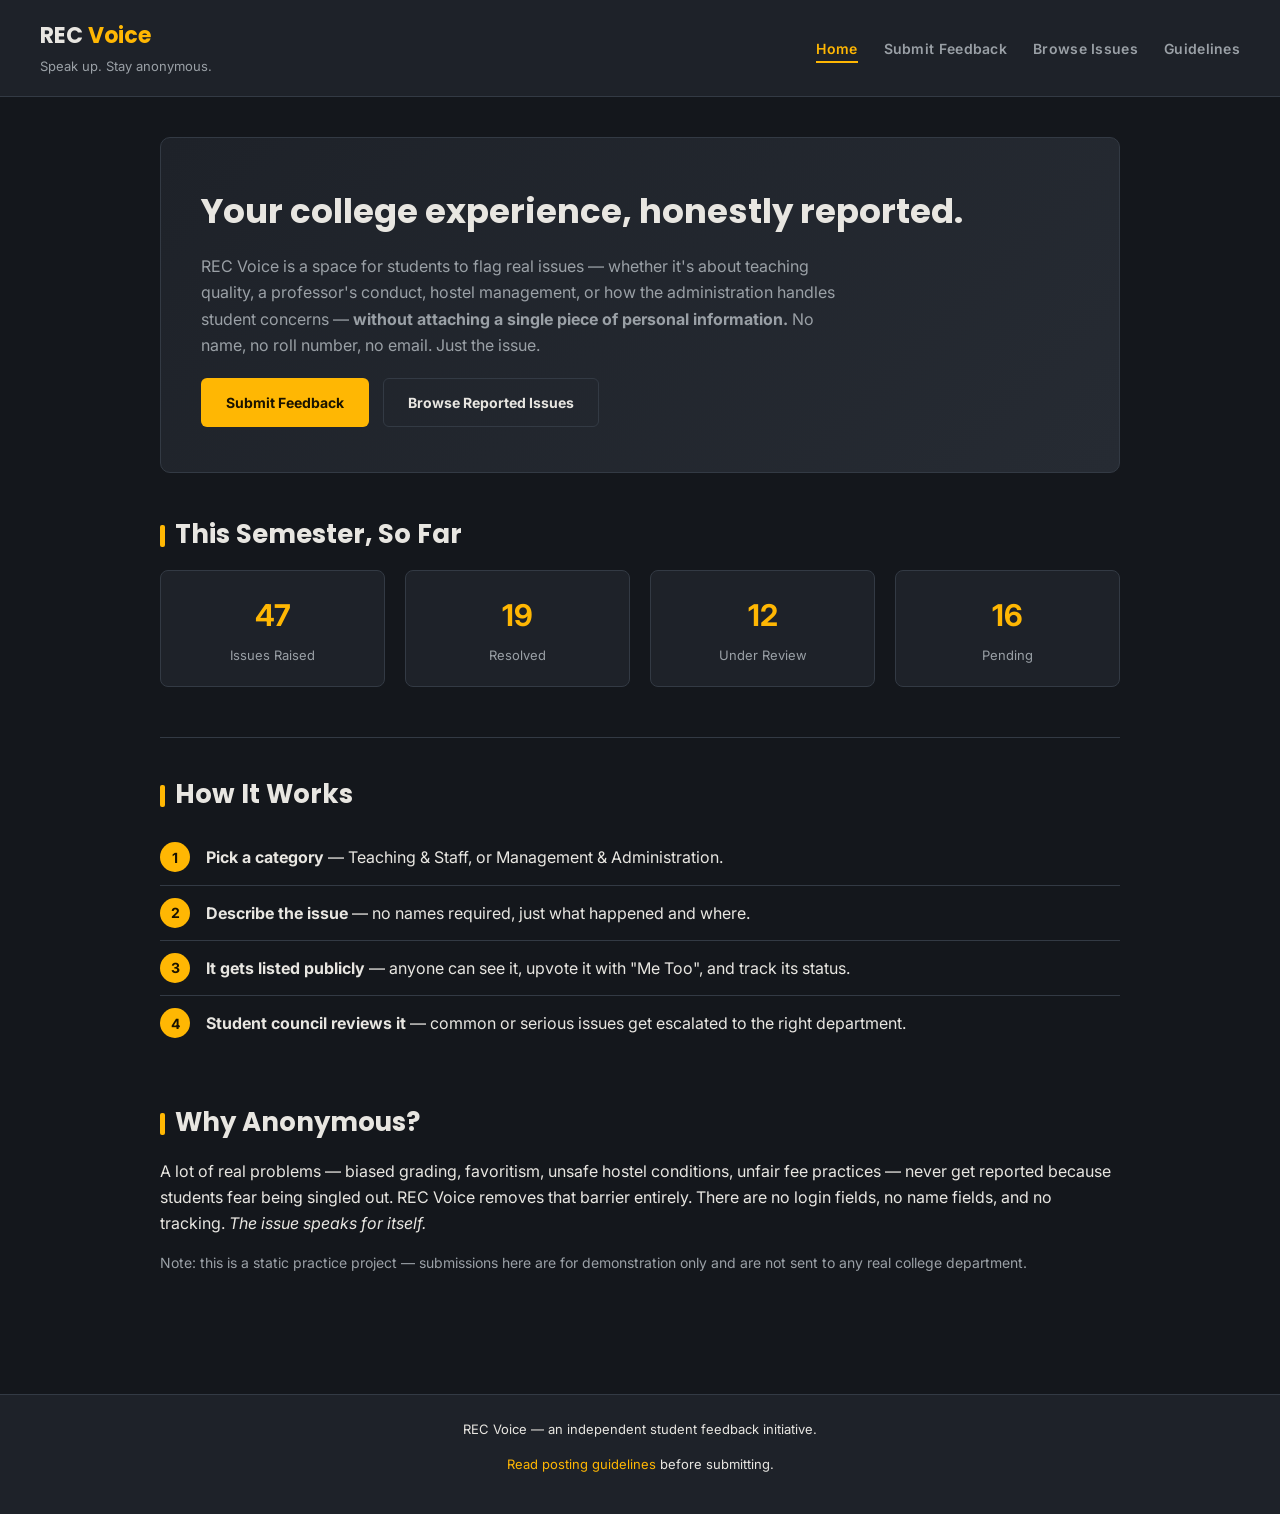
<file: index.html>
<!DOCTYPE html>
<html lang="en">
<head>
  <meta charset="UTF-8">
  <meta name="viewport" content="width=device-width, initial-scale=1.0">
  <title>REC Voice | Home</title>
  <link rel="preconnect" href="https://fonts.googleapis.com">
  <link href="https://fonts.googleapis.com/css2?family=Poppins:wght@600;700&family=Inter:wght@400;600;700&display=swap" rel="stylesheet">
  <link rel="stylesheet" href="style.css">
</head>
<body>

  <header class="site-header">
    <div>
      <div class="brand">REC <span>Voice</span></div>
      <div class="tagline">Speak up. Stay anonymous.</div>
    </div>
    <nav>
      <ul>
        <li><a href="index.html" class="active">Home</a></li>
        <li><a href="submit.html">Submit Feedback</a></li>
        <li><a href="browse.html">Browse Issues</a></li>
        <li><a href="guidelines.html">Guidelines</a></li>
      </ul>
    </nav>
  </header>

  <main>

    <section class="hero">
      <h1>Your college experience, honestly reported.</h1>
      <p>
        REC Voice is a space for students to flag real issues — whether it's about
        teaching quality, a professor's conduct, hostel management, or how the
        administration handles student concerns — <strong>without attaching a single
        piece of personal information.</strong> No name, no roll number, no email. Just
        the issue.
      </p>
      <div class="cta-row">
        <a href="submit.html" class="btn btn-primary">Submit Feedback</a>
        <a href="browse.html" class="btn btn-secondary">Browse Reported Issues</a>
      </div>
    </section>

    <section>
      <h2><span class="accent-bar"></span>This Semester, So Far</h2>
      <div class="stat-grid">
        <div class="stat-card">
          <div class="stat-number">47</div>
          <div class="stat-label">Issues Raised</div>
        </div>
        <div class="stat-card">
          <div class="stat-number">19</div>
          <div class="stat-label">Resolved</div>
        </div>
        <div class="stat-card">
          <div class="stat-number">12</div>
          <div class="stat-label">Under Review</div>
        </div>
        <div class="stat-card">
          <div class="stat-number">16</div>
          <div class="stat-label">Pending</div>
        </div>
      </div>
    </section>

    <hr>

    <section>
      <h2><span class="accent-bar"></span>How It Works</h2>
      <ol class="steps">
        <li><strong>Pick a category</strong> — Teaching &amp; Staff, or Management &amp; Administration.</li>
        <li><strong>Describe the issue</strong> — no names required, just what happened and where.</li>
        <li><strong>It gets listed publicly</strong> — anyone can see it, upvote it with "Me Too", and track its status.</li>
        <li><strong>Student council reviews it</strong> — common or serious issues get escalated to the right department.</li>
      </ol>
    </section>

    <section>
      <h2><span class="accent-bar"></span>Why Anonymous?</h2>
      <p>
        A lot of real problems — biased grading, favoritism, unsafe hostel conditions,
        unfair fee practices — never get reported because students fear being singled
        out. REC Voice removes that barrier entirely. There are no login fields, no
        name fields, and no tracking. <em>The issue speaks for itself.</em>
      </p>
      <p class="muted">
        Note: this is a static practice project — submissions here are for demonstration
        only and are not sent to any real college department.
      </p>
    </section>

  </main>

  <footer class="site-footer">
    <p>REC Voice — an independent student feedback initiative.</p>
    <p><a href="guidelines.html">Read posting guidelines</a> before submitting.</p>
  </footer>

</body>
</html>
</file>
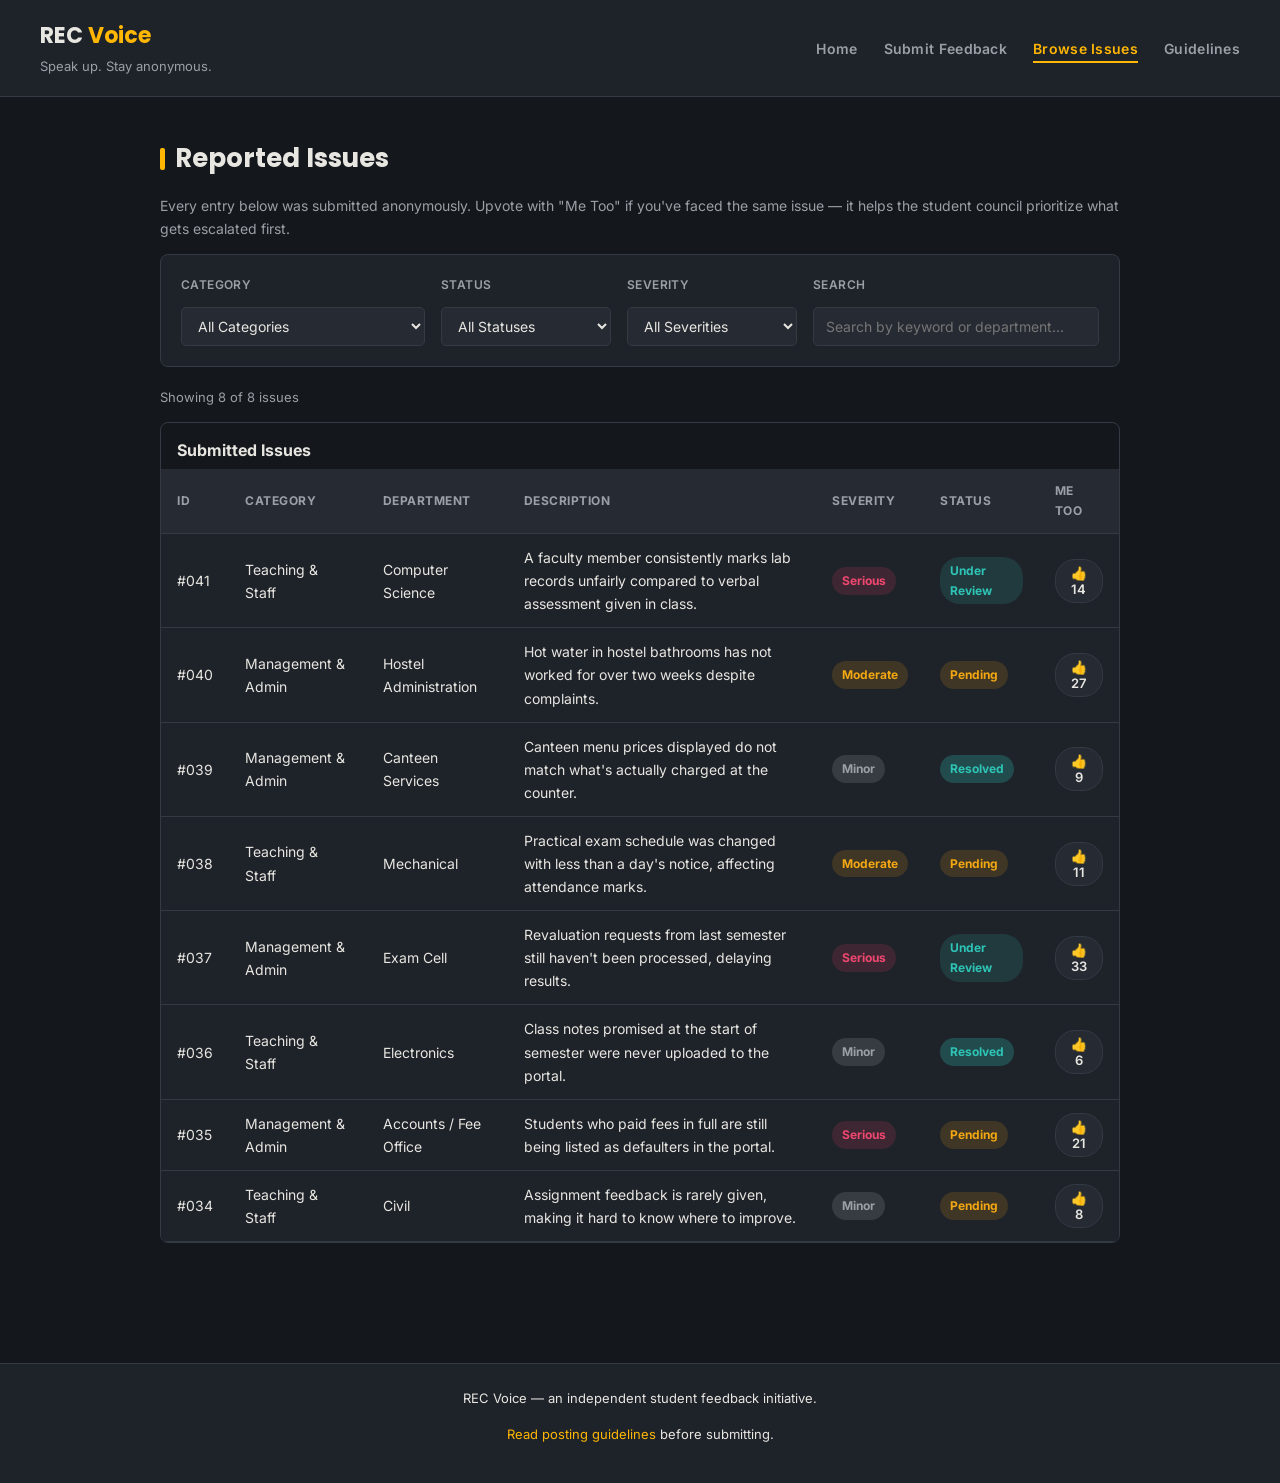
<file: browse.html>
<!DOCTYPE html>
<html lang="en">
<head>
  <meta charset="UTF-8">
  <meta name="viewport" content="width=device-width, initial-scale=1.0">
  <title>REC Voice | Browse Issues</title>
  <link rel="preconnect" href="https://fonts.googleapis.com">
  <link href="https://fonts.googleapis.com/css2?family=Poppins:wght@600;700&family=Inter:wght@400;600;700&display=swap" rel="stylesheet">
  <link rel="stylesheet" href="style.css">
</head>
<body>

  <header class="site-header">
    <div>
      <div class="brand">REC <span>Voice</span></div>
      <div class="tagline">Speak up. Stay anonymous.</div>
    </div>
    <nav>
      <ul>
        <li><a href="index.html">Home</a></li>
        <li><a href="submit.html">Submit Feedback</a></li>
        <li><a href="browse.html" class="active">Browse Issues</a></li>
        <li><a href="guidelines.html">Guidelines</a></li>
      </ul>
    </nav>
  </header>

  <main>

    <section>
      <h2><span class="accent-bar"></span>Reported Issues</h2>
      <p class="muted">
        Every entry below was submitted anonymously. Upvote with "Me Too" if you've faced
        the same issue — it helps the student council prioritize what gets escalated first.
      </p>

      <div class="filter-bar">
        <div class="filter-group">
          <label for="categoryFilter">Category</label>
          <select id="categoryFilter">
            <option value="all">All Categories</option>
            <option value="teaching">Teaching &amp; Staff</option>
            <option value="management">Management &amp; Administration</option>
          </select>
        </div>

        <div class="filter-group">
          <label for="statusFilter">Status</label>
          <select id="statusFilter">
            <option value="all">All Statuses</option>
            <option value="pending">Pending</option>
            <option value="review">Under Review</option>
            <option value="resolved">Resolved</option>
          </select>
        </div>

        <div class="filter-group">
          <label for="severityFilter">Severity</label>
          <select id="severityFilter">
            <option value="all">All Severities</option>
            <option value="minor">Minor</option>
            <option value="moderate">Moderate</option>
            <option value="serious">Serious</option>
          </select>
        </div>

        <div class="filter-group" style="flex: 1;">
          <label for="searchBox">Search</label>
          <input type="text" id="searchBox" placeholder="Search by keyword or department...">
        </div>
      </div>

      <p id="resultCount"></p>

      <div class="table-wrap">
        <table id="issuesTable">
          <caption>Submitted Issues</caption>
          <thead>
            <tr>
              <th>ID</th>
              <th>Category</th>
              <th>Department</th>
              <th>Description</th>
              <th>Severity</th>
              <th>Status</th>
              <th>Me Too</th>
            </tr>
          </thead>
          <tbody>

            <tr data-category="teaching" data-status="review" data-severity="serious" data-department="Computer Science">
              <td>#041</td>
              <td>Teaching &amp; Staff</td>
              <td>Computer Science</td>
              <td>A faculty member consistently marks lab records unfairly compared to verbal assessment given in class.</td>
              <td><span class="badge badge-serious">Serious</span></td>
              <td><span class="badge badge-review">Under Review</span></td>
              <td><button class="metoo-btn" data-count="14">👍 14</button></td>
            </tr>

            <tr data-category="management" data-status="pending" data-severity="moderate" data-department="Hostel Administration">
              <td>#040</td>
              <td>Management &amp; Admin</td>
              <td>Hostel Administration</td>
              <td>Hot water in hostel bathrooms has not worked for over two weeks despite complaints.</td>
              <td><span class="badge badge-moderate">Moderate</span></td>
              <td><span class="badge badge-pending">Pending</span></td>
              <td><button class="metoo-btn" data-count="27">👍 27</button></td>
            </tr>

            <tr data-category="management" data-status="resolved" data-severity="minor" data-department="Canteen Services">
              <td>#039</td>
              <td>Management &amp; Admin</td>
              <td>Canteen Services</td>
              <td>Canteen menu prices displayed do not match what's actually charged at the counter.</td>
              <td><span class="badge badge-minor">Minor</span></td>
              <td><span class="badge badge-resolved">Resolved</span></td>
              <td><button class="metoo-btn" data-count="9">👍 9</button></td>
            </tr>

            <tr data-category="teaching" data-status="pending" data-severity="moderate" data-department="Mechanical">
              <td>#038</td>
              <td>Teaching &amp; Staff</td>
              <td>Mechanical</td>
              <td>Practical exam schedule was changed with less than a day's notice, affecting attendance marks.</td>
              <td><span class="badge badge-moderate">Moderate</span></td>
              <td><span class="badge badge-pending">Pending</span></td>
              <td><button class="metoo-btn" data-count="11">👍 11</button></td>
            </tr>

            <tr data-category="management" data-status="review" data-severity="serious" data-department="Exam Cell">
              <td>#037</td>
              <td>Management &amp; Admin</td>
              <td>Exam Cell</td>
              <td>Revaluation requests from last semester still haven't been processed, delaying results.</td>
              <td><span class="badge badge-serious">Serious</span></td>
              <td><span class="badge badge-review">Under Review</span></td>
              <td><button class="metoo-btn" data-count="33">👍 33</button></td>
            </tr>

            <tr data-category="teaching" data-status="resolved" data-severity="minor" data-department="Electronics">
              <td>#036</td>
              <td>Teaching &amp; Staff</td>
              <td>Electronics</td>
              <td>Class notes promised at the start of semester were never uploaded to the portal.</td>
              <td><span class="badge badge-minor">Minor</span></td>
              <td><span class="badge badge-resolved">Resolved</span></td>
              <td><button class="metoo-btn" data-count="6">👍 6</button></td>
            </tr>

            <tr data-category="management" data-status="pending" data-severity="serious" data-department="Accounts / Fee Office">
              <td>#035</td>
              <td>Management &amp; Admin</td>
              <td>Accounts / Fee Office</td>
              <td>Students who paid fees in full are still being listed as defaulters in the portal.</td>
              <td><span class="badge badge-serious">Serious</span></td>
              <td><span class="badge badge-pending">Pending</span></td>
              <td><button class="metoo-btn" data-count="21">👍 21</button></td>
            </tr>

            <tr data-category="teaching" data-status="pending" data-severity="minor" data-department="Civil">
              <td>#034</td>
              <td>Teaching &amp; Staff</td>
              <td>Civil</td>
              <td>Assignment feedback is rarely given, making it hard to know where to improve.</td>
              <td><span class="badge badge-minor">Minor</span></td>
              <td><span class="badge badge-pending">Pending</span></td>
              <td><button class="metoo-btn" data-count="8">👍 8</button></td>
            </tr>

          </tbody>
        </table>
      </div>

      <p id="noResults">No issues match your filters. Try widening your search.</p>

    </section>

  </main>

  <footer class="site-footer">
    <p>REC Voice — an independent student feedback initiative.</p>
    <p><a href="guidelines.html">Read posting guidelines</a> before submitting.</p>
  </footer>

  <script>
    const categoryFilter = document.getElementById('categoryFilter');
    const statusFilter = document.getElementById('statusFilter');
    const severityFilter = document.getElementById('severityFilter');
    const searchBox = document.getElementById('searchBox');
    const rows = Array.from(document.querySelectorAll('#issuesTable tbody tr'));
    const resultCount = document.getElementById('resultCount');
    const noResults = document.getElementById('noResults');
    const table = document.getElementById('issuesTable');

    function applyFilters() {
      const cat = categoryFilter.value;
      const status = statusFilter.value;
      const severity = severityFilter.value;
      const query = searchBox.value.trim().toLowerCase();

      let visibleCount = 0;

      rows.forEach(row => {
        const matchesCategory = cat === 'all' || row.dataset.category === cat;
        const matchesStatus = status === 'all' || row.dataset.status === status;
        const matchesSeverity = severity === 'all' || row.dataset.severity === severity;
        const matchesSearch = query === '' || row.textContent.toLowerCase().includes(query);

        const isVisible = matchesCategory && matchesStatus && matchesSeverity && matchesSearch;
        row.style.display = isVisible ? '' : 'none';
        if (isVisible) visibleCount++;
      });

      resultCount.textContent = `Showing ${visibleCount} of ${rows.length} issues`;
      table.style.display = visibleCount === 0 ? 'none' : 'table';
      noResults.style.display = visibleCount === 0 ? 'block' : 'none';
    }

    categoryFilter.addEventListener('change', applyFilters);
    statusFilter.addEventListener('change', applyFilters);
    severityFilter.addEventListener('change', applyFilters);
    searchBox.addEventListener('input', applyFilters);

    // "Me Too" button — increments in memory only (resets on page reload,
    // since there's no backend/database behind this practice project)
    document.querySelectorAll('.metoo-btn').forEach(btn => {
      btn.addEventListener('click', () => {
        const current = parseInt(btn.dataset.count, 10);
        const updated = current + 1;
        btn.dataset.count = updated;
        btn.textContent = `👍 ${updated}`;
      });
    });

    applyFilters();
  </script>

</body>
</html>
</file>
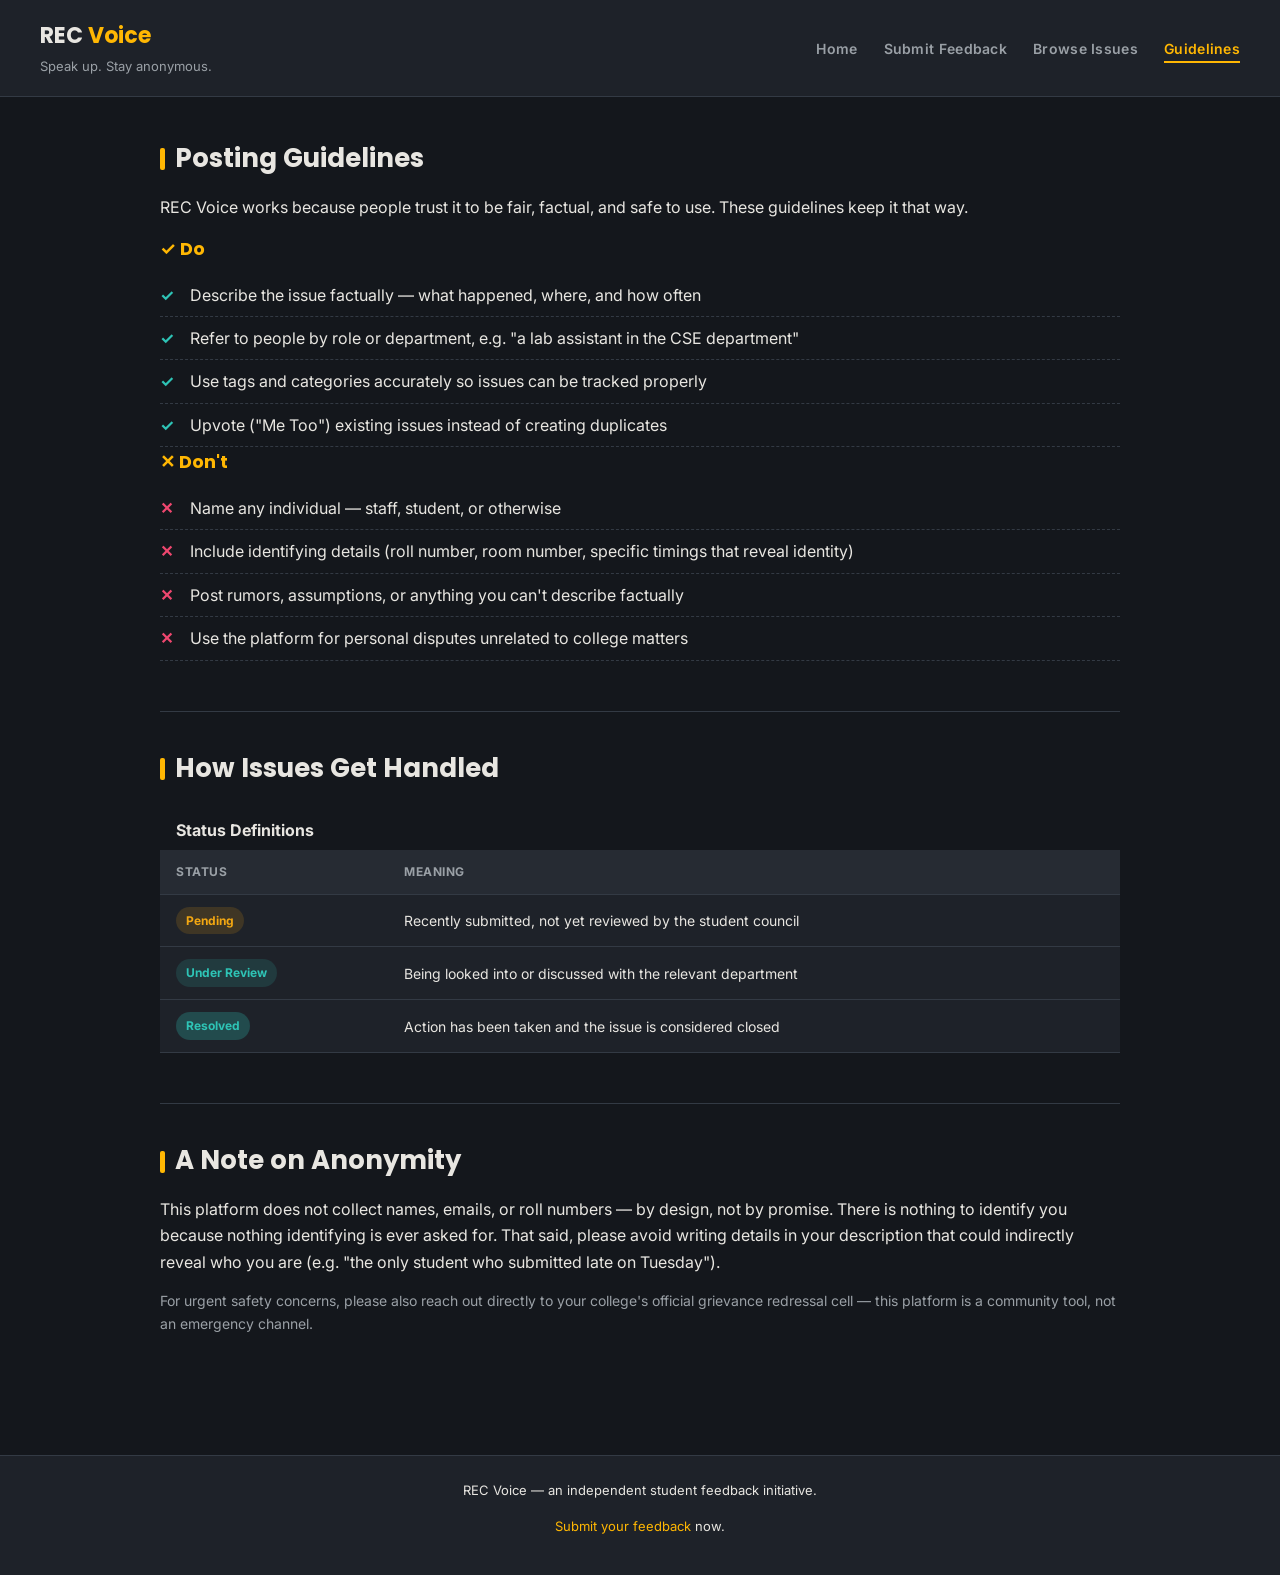
<file: guidelines.html>
<!DOCTYPE html>
<html lang="en">
<head>
  <meta charset="UTF-8">
  <meta name="viewport" content="width=device-width, initial-scale=1.0">
  <title>REC Voice | Guidelines</title>
  <link rel="preconnect" href="https://fonts.googleapis.com">
  <link href="https://fonts.googleapis.com/css2?family=Poppins:wght@600;700&family=Inter:wght@400;600;700&display=swap" rel="stylesheet">
  <link rel="stylesheet" href="style.css">
</head>
<body>

  <header class="site-header">
    <div>
      <div class="brand">REC <span>Voice</span></div>
      <div class="tagline">Speak up. Stay anonymous.</div>
    </div>
    <nav>
      <ul>
        <li><a href="index.html">Home</a></li>
        <li><a href="submit.html">Submit Feedback</a></li>
        <li><a href="browse.html">Browse Issues</a></li>
        <li><a href="guidelines.html" class="active">Guidelines</a></li>
      </ul>
    </nav>
  </header>

  <main>

    <section>
      <h2><span class="accent-bar"></span>Posting Guidelines</h2>
      <p>
        REC Voice works because people trust it to be fair, factual, and safe to use.
        These guidelines keep it that way.
      </p>

      <h3>✓ Do</h3>
      <ul class="check-list good">
        <li>Describe the issue factually — what happened, where, and how often</li>
        <li>Refer to people by role or department, e.g. "a lab assistant in the CSE department"</li>
        <li>Use tags and categories accurately so issues can be tracked properly</li>
        <li>Upvote ("Me Too") existing issues instead of creating duplicates</li>
      </ul>

      <h3>✕ Don't</h3>
      <ul class="check-list bad">
        <li>Name any individual — staff, student, or otherwise</li>
        <li>Include identifying details (roll number, room number, specific timings that reveal identity)</li>
        <li>Post rumors, assumptions, or anything you can't describe factually</li>
        <li>Use the platform for personal disputes unrelated to college matters</li>
      </ul>
    </section>

    <hr>

    <section>
      <h2><span class="accent-bar"></span>How Issues Get Handled</h2>
      <table>
        <caption>Status Definitions</caption>
        <thead>
          <tr>
            <th>Status</th>
            <th>Meaning</th>
          </tr>
        </thead>
        <tbody>
          <tr>
            <td><span class="badge badge-pending">Pending</span></td>
            <td>Recently submitted, not yet reviewed by the student council</td>
          </tr>
          <tr>
            <td><span class="badge badge-review">Under Review</span></td>
            <td>Being looked into or discussed with the relevant department</td>
          </tr>
          <tr>
            <td><span class="badge badge-resolved">Resolved</span></td>
            <td>Action has been taken and the issue is considered closed</td>
          </tr>
        </tbody>
      </table>
    </section>

    <hr>

    <section>
      <h2><span class="accent-bar"></span>A Note on Anonymity</h2>
      <p>
        This platform does not collect names, emails, or roll numbers — by design, not
        by promise. There is nothing to identify you because nothing identifying is ever
        asked for. That said, please avoid writing details in your description that could
        indirectly reveal who you are (e.g. "the only student who submitted late on
        Tuesday").
      </p>
      <p class="muted">
        For urgent safety concerns, please also reach out directly to your college's
        official grievance redressal cell — this platform is a community tool, not an
        emergency channel.
      </p>
    </section>

  </main>

  <footer class="site-footer">
    <p>REC Voice — an independent student feedback initiative.</p>
    <p><a href="submit.html">Submit your feedback</a> now.</p>
  </footer>

</body>
</html>
</file>
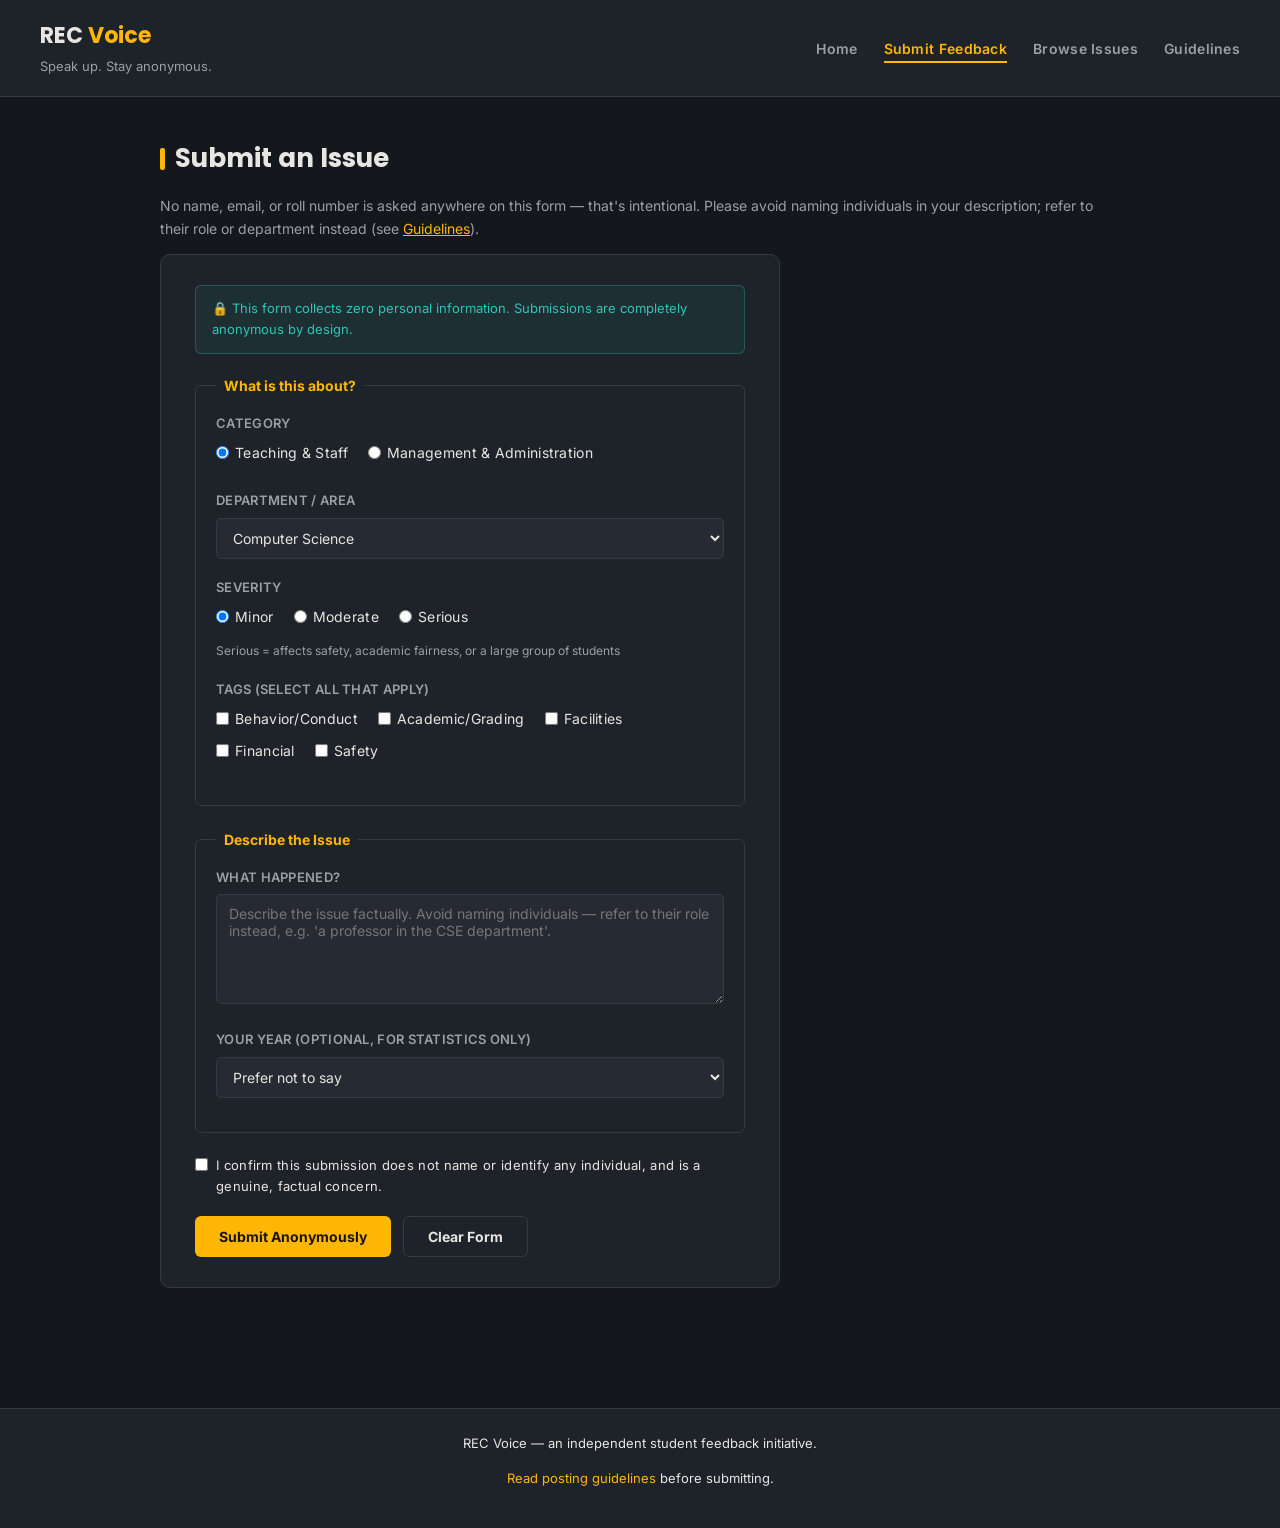
<file: submit.html>
<!DOCTYPE html>
<html lang="en">
<head>
  <meta charset="UTF-8">
  <meta name="viewport" content="width=device-width, initial-scale=1.0">
  <title>REC Voice | Submit Feedback</title>
  <link rel="preconnect" href="https://fonts.googleapis.com">
  <link href="https://fonts.googleapis.com/css2?family=Poppins:wght@600;700&family=Inter:wght@400;600;700&display=swap" rel="stylesheet">
  <link rel="stylesheet" href="style.css">
</head>
<body>

  <header class="site-header">
    <div>
      <div class="brand">REC <span>Voice</span></div>
      <div class="tagline">Speak up. Stay anonymous.</div>
    </div>
    <nav>
      <ul>
        <li><a href="index.html">Home</a></li>
        <li><a href="submit.html" class="active">Submit Feedback</a></li>
        <li><a href="browse.html">Browse Issues</a></li>
        <li><a href="guidelines.html">Guidelines</a></li>
      </ul>
    </nav>
  </header>

  <main>

    <section>
      <h2><span class="accent-bar"></span>Submit an Issue</h2>
      <p class="muted">
        No name, email, or roll number is asked anywhere on this form — that's intentional.
        Please avoid naming individuals in your description; refer to their role or
        department instead (see <a href="guidelines.html">Guidelines</a>).
      </p>

      <div id="confirmBanner" class="confirm-banner">
        ✓ Thanks — your issue has been added to the demo list below (refresh resets it, since this is a static practice page with no server).
      </div>

      <form id="feedbackForm" action="#" method="post">

        <div class="privacy-note">
          🔒 This form collects zero personal information. Submissions are completely anonymous by design.
        </div>

        <fieldset>
          <legend>What is this about?</legend>

          <div class="form-group">
            <label>Category</label>
            <div class="radio-group">
              <label><input type="radio" name="category" value="teaching" checked> Teaching &amp; Staff</label>
              <label><input type="radio" name="category" value="management"> Management &amp; Administration</label>
            </div>
          </div>

          <div class="form-group">
            <label for="department">Department / Area</label>
            <select id="department" name="department" required>
              <optgroup label="Academic Departments">
                <option value="cse">Computer Science</option>
                <option value="ece">Electronics</option>
                <option value="mech">Mechanical</option>
                <option value="civil">Civil</option>
                <option value="eee">EEE</option>
              </optgroup>
              <optgroup label="Administrative Areas">
                <option value="hostel">Hostel Administration</option>
                <option value="exam-cell">Exam Cell</option>
                <option value="accounts">Accounts / Fee Office</option>
                <option value="canteen">Canteen Services</option>
                <option value="transport">Transport</option>
                <option value="admin-general">General Administration</option>
              </optgroup>
            </select>
          </div>

          <div class="form-group">
            <label>Severity</label>
            <div class="radio-group">
              <label><input type="radio" name="severity" value="minor" checked> Minor</label>
              <label><input type="radio" name="severity" value="moderate"> Moderate</label>
              <label><input type="radio" name="severity" value="serious"> Serious</label>
            </div>
            <small class="hint">Serious = affects safety, academic fairness, or a large group of students</small>
          </div>

          <div class="form-group">
            <label>Tags (select all that apply)</label>
            <div class="checkbox-group">
              <label><input type="checkbox" name="tags" value="behavior"> Behavior/Conduct</label>
              <label><input type="checkbox" name="tags" value="academic"> Academic/Grading</label>
              <label><input type="checkbox" name="tags" value="facilities"> Facilities</label>
              <label><input type="checkbox" name="tags" value="financial"> Financial</label>
              <label><input type="checkbox" name="tags" value="safety"> Safety</label>
            </div>
          </div>
        </fieldset>

        <fieldset>
          <legend>Describe the Issue</legend>

          <div class="form-group">
            <label for="description">What happened?</label>
            <textarea id="description" name="description" placeholder="Describe the issue factually. Avoid naming individuals — refer to their role instead, e.g. 'a professor in the CSE department'." required></textarea>
          </div>

          <div class="form-group">
            <label for="year">Your Year (optional, for statistics only)</label>
            <select id="year" name="year">
              <option value="">Prefer not to say</option>
              <option value="1">1st Year</option>
              <option value="2">2nd Year</option>
              <option value="3">3rd Year</option>
              <option value="4">4th Year</option>
            </select>
          </div>
        </fieldset>

        <div class="form-group">
          <label style="text-transform:none; display:flex; align-items:flex-start; gap:8px; font-weight:normal; color:var(--text);">
            <input type="checkbox" id="confirmNoNames" name="confirm-no-names" required style="width:auto; margin-top:3px;">
            I confirm this submission does not name or identify any individual, and is a genuine, factual concern.
          </label>
        </div>

        <div class="btn-row">
          <input type="submit" value="Submit Anonymously">
          <input type="reset" value="Clear Form">
        </div>

      </form>
    </section>

  </main>

  <footer class="site-footer">
    <p>REC Voice — an independent student feedback initiative.</p>
    <p><a href="guidelines.html">Read posting guidelines</a> before submitting.</p>
  </footer>

  <script>
    // Demo-only behavior: since this is a static page with no backend/server,
    // we just prevent the real page reload and show a confirmation banner.
    const form = document.getElementById('feedbackForm');
    const banner = document.getElementById('confirmBanner');

    form.addEventListener('submit', function (e) {
      e.preventDefault();
      banner.style.display = 'block';
      banner.scrollIntoView({ behavior: 'smooth', block: 'center' });
      form.reset();
    });
  </script>

</body>
</html>
</file>
<file: style.css>
/* ==================================
   REC Voice — style.css
   Shared styles for all pages
   ================================== */

* {
  margin: 0;
  padding: 0;
  box-sizing: border-box;
}

:root {
  --bg: #14171c;
  --surface: #1e2229;
  --surface-2: #262b33;
  --border: #333a44;
  --text: #e8e6e1;
  --muted: #9aa0a6;
  --accent: #ffb703;
  --accent-dark: #cc9202;
  --teal: #2ec4b6;
  --danger: #ef476f;
  --warn: #f3a712;
}

body {
  font-family: 'Inter', Arial, sans-serif;
  background-color: var(--bg);
  color: var(--text);
  line-height: 1.65;
}

h1, h2, h3, .brand {
  font-family: 'Poppins', 'Inter', Arial, sans-serif;
}

/* ---------- Header & Nav ---------- */
header.site-header {
  background-color: var(--surface);
  border-bottom: 1px solid var(--border);
  padding: 18px 40px;
  display: flex;
  align-items: center;
  justify-content: space-between;
  flex-wrap: wrap;
  gap: 10px;
}

.brand {
  font-size: 22px;
  font-weight: 700;
  color: var(--text);
}

.brand span {
  color: var(--accent);
}

.tagline {
  font-size: 13px;
  color: var(--muted);
  margin-top: 2px;
}

nav ul {
  list-style: none;
  display: flex;
  gap: 26px;
}

nav ul li a {
  color: var(--muted);
  text-decoration: none;
  font-size: 14px;
  font-weight: 600;
  letter-spacing: 0.3px;
  padding-bottom: 4px;
  border-bottom: 2px solid transparent;
  transition: color 0.2s ease, border-color 0.2s ease;
}

nav ul li a:hover,
nav ul li a.active {
  color: var(--accent);
  border-bottom: 2px solid var(--accent);
}

/* ---------- Main layout ---------- */
main {
  max-width: 1000px;
  margin: 0 auto;
  padding: 40px 20px 70px;
}

section {
  margin-bottom: 50px;
}

h2 {
  font-size: 26px;
  margin-bottom: 14px;
  color: var(--text);
}

h2 .accent-bar {
  display: inline-block;
  width: 5px;
  height: 22px;
  background-color: var(--accent);
  margin-right: 10px;
  vertical-align: middle;
  border-radius: 2px;
}

h3 {
  font-size: 18px;
  color: var(--accent);
  margin-bottom: 10px;
}

p {
  margin-bottom: 14px;
  color: var(--text);
}

.muted {
  color: var(--muted);
  font-size: 14px;
}

a {
  color: var(--accent);
}

hr {
  border: none;
  border-top: 1px solid var(--border);
  margin: 35px 0;
}

/* ---------- Hero ---------- */
.hero {
  background: linear-gradient(135deg, var(--surface) 0%, var(--surface-2) 100%);
  border: 1px solid var(--border);
  border-radius: 10px;
  padding: 45px 40px;
  margin-bottom: 40px;
}

.hero h1 {
  font-size: 34px;
  margin-bottom: 14px;
}

.hero p {
  max-width: 640px;
  color: var(--muted);
}

.hero .cta-row {
  display: flex;
  gap: 14px;
  margin-top: 20px;
}

.btn {
  display: inline-block;
  padding: 12px 24px;
  border-radius: 6px;
  font-weight: 700;
  font-size: 14px;
  text-decoration: none;
  border: 1px solid transparent;
}

.btn-primary {
  background-color: var(--accent);
  color: #1a1300;
}

.btn-primary:hover {
  background-color: var(--accent-dark);
}

.btn-secondary {
  background-color: transparent;
  color: var(--text);
  border: 1px solid var(--border);
}

.btn-secondary:hover {
  border-color: var(--accent);
  color: var(--accent);
}

/* ---------- Stat cards ---------- */
.stat-grid {
  display: flex;
  gap: 20px;
  flex-wrap: wrap;
}

.stat-card {
  background-color: var(--surface);
  border: 1px solid var(--border);
  border-radius: 8px;
  padding: 20px 24px;
  flex: 1;
  min-width: 160px;
  text-align: center;
}

.stat-card .stat-number {
  font-size: 30px;
  font-weight: 700;
  color: var(--accent);
}

.stat-card .stat-label {
  font-size: 13px;
  color: var(--muted);
  margin-top: 4px;
}

/* ---------- How it works ---------- */
.steps {
  counter-reset: step;
  list-style: none;
}

.steps li {
  counter-increment: step;
  position: relative;
  padding: 14px 0 14px 46px;
  border-bottom: 1px solid var(--border);
}

.steps li:last-child {
  border-bottom: none;
}

.steps li::before {
  content: counter(step);
  position: absolute;
  left: 0;
  top: 12px;
  width: 30px;
  height: 30px;
  background-color: var(--accent);
  color: #1a1300;
  border-radius: 50%;
  font-weight: 700;
  font-size: 14px;
  display: flex;
  align-items: center;
  justify-content: center;
}

/* ---------- Lists (guidelines) ---------- */
ul.plain, ol.plain {
  margin-left: 20px;
  margin-bottom: 12px;
}

ul.check-list {
  list-style: none;
}

ul.check-list li {
  padding: 8px 0 8px 30px;
  position: relative;
  border-bottom: 1px dashed var(--border);
}

ul.check-list.good li::before {
  content: "✓";
  position: absolute;
  left: 0;
  color: var(--teal);
  font-weight: 700;
}

ul.check-list.bad li::before {
  content: "✕";
  position: absolute;
  left: 0;
  color: var(--danger);
  font-weight: 700;
}

/* ---------- Tables ---------- */
.table-wrap {
  overflow-x: auto;
  border-radius: 8px;
  border: 1px solid var(--border);
}

table {
  width: 100%;
  border-collapse: collapse;
  background-color: var(--surface);
}

caption {
  caption-side: top;
  text-align: left;
  font-weight: 700;
  padding: 14px 16px 6px;
  font-size: 16px;
}

th, td {
  padding: 12px 16px;
  text-align: left;
  font-size: 14px;
  border-bottom: 1px solid var(--border);
}

th {
  background-color: var(--surface-2);
  color: var(--muted);
  text-transform: uppercase;
  font-size: 12px;
  letter-spacing: 0.5px;
}

tbody tr:hover {
  background-color: var(--surface-2);
}

.badge {
  display: inline-block;
  padding: 4px 10px;
  border-radius: 20px;
  font-size: 12px;
  font-weight: 700;
}

.badge-pending { background-color: rgba(243, 167, 18, 0.15); color: var(--warn); }
.badge-review   { background-color: rgba(46, 196, 182, 0.15); color: var(--teal); }
.badge-resolved { background-color: rgba(46, 196, 182, 0.25); color: var(--teal); }

.badge-minor    { background-color: rgba(154, 160, 166, 0.2); color: var(--muted); }
.badge-moderate { background-color: rgba(243, 167, 18, 0.15); color: var(--warn); }
.badge-serious  { background-color: rgba(239, 71, 111, 0.15); color: var(--danger); }

.metoo-btn {
  background-color: var(--surface-2);
  border: 1px solid var(--border);
  color: var(--text);
  padding: 5px 12px;
  border-radius: 20px;
  font-size: 13px;
  cursor: pointer;
  font-weight: 600;
}

.metoo-btn:hover {
  border-color: var(--accent);
  color: var(--accent);
}

/* ---------- Filter bar ---------- */
.filter-bar {
  display: flex;
  gap: 16px;
  flex-wrap: wrap;
  align-items: flex-end;
  background-color: var(--surface);
  border: 1px solid var(--border);
  border-radius: 8px;
  padding: 20px;
  margin-bottom: 20px;
}

.filter-group {
  display: flex;
  flex-direction: column;
  gap: 6px;
}

.filter-group label {
  font-size: 12px;
  color: var(--muted);
  text-transform: uppercase;
  letter-spacing: 0.4px;
}

.filter-group select,
.filter-group input {
  padding: 9px 12px;
  border-radius: 5px;
  border: 1px solid var(--border);
  background-color: var(--surface-2);
  color: var(--text);
  font-size: 14px;
  min-width: 170px;
}

#resultCount {
  color: var(--muted);
  font-size: 13px;
  margin-bottom: 14px;
}

#noResults {
  display: none;
  text-align: center;
  padding: 40px 20px;
  color: var(--muted);
  background-color: var(--surface);
  border: 1px dashed var(--border);
  border-radius: 8px;
}

/* ---------- Forms ---------- */
form {
  background-color: var(--surface);
  border: 1px solid var(--border);
  border-radius: 10px;
  padding: 30px 34px;
  max-width: 620px;
}

fieldset {
  border: 1px solid var(--border);
  border-radius: 6px;
  margin-bottom: 22px;
  padding: 16px 20px;
}

legend {
  font-weight: 700;
  color: var(--accent);
  padding: 0 8px;
  font-size: 14px;
}

.form-group {
  margin-bottom: 18px;
}

label {
  display: block;
  font-size: 13px;
  font-weight: 600;
  color: var(--muted);
  margin-bottom: 6px;
  text-transform: uppercase;
  letter-spacing: 0.3px;
}

input[type="text"],
input[type="email"],
select,
textarea {
  width: 100%;
  padding: 10px 12px;
  border: 1px solid var(--border);
  border-radius: 5px;
  font-family: 'Inter', Arial, sans-serif;
  font-size: 14px;
  background-color: var(--surface-2);
  color: var(--text);
}

textarea {
  resize: vertical;
  min-height: 110px;
}

.radio-group label,
.checkbox-group label {
  display: inline-flex;
  align-items: center;
  font-weight: normal;
  text-transform: none;
  margin-right: 16px;
  margin-bottom: 8px;
  font-size: 14px;
  color: var(--text);
}

.radio-group input,
.checkbox-group input {
  margin-right: 6px;
  width: auto;
}

small.hint {
  display: block;
  font-size: 12px;
  color: var(--muted);
  margin-top: 5px;
}

.privacy-note {
  background-color: rgba(46, 196, 182, 0.08);
  border: 1px solid rgba(46, 196, 182, 0.3);
  border-radius: 6px;
  padding: 12px 16px;
  font-size: 13px;
  color: var(--teal);
  margin-bottom: 20px;
}

.btn-row {
  display: flex;
  gap: 12px;
  margin-top: 6px;
}

button,
input[type="submit"],
input[type="reset"] {
  padding: 11px 24px;
  border: none;
  border-radius: 6px;
  font-size: 14px;
  font-weight: 700;
  cursor: pointer;
  font-family: 'Inter', Arial, sans-serif;
}

input[type="submit"] {
  background-color: var(--accent);
  color: #1a1300;
}

input[type="submit"]:hover {
  background-color: var(--accent-dark);
}

input[type="reset"] {
  background-color: transparent;
  color: var(--text);
  border: 1px solid var(--border);
}

input[type="reset"]:hover {
  border-color: var(--danger);
  color: var(--danger);
}

.confirm-banner {
  display: none;
  background-color: rgba(46, 196, 182, 0.12);
  border: 1px solid var(--teal);
  color: var(--teal);
  padding: 14px 18px;
  border-radius: 6px;
  margin-bottom: 20px;
  font-size: 14px;
  font-weight: 600;
}

/* ---------- Footer ---------- */
footer.site-footer {
  background-color: var(--surface);
  border-top: 1px solid var(--border);
  text-align: center;
  padding: 24px;
  font-size: 13px;
  color: var(--muted);
}

footer.site-footer a {
  color: var(--accent);
  text-decoration: none;
}

/* ---------- Responsive ---------- */
@media (max-width: 700px) {
  header.site-header {
    flex-direction: column;
    align-items: flex-start;
  }

  nav ul {
    flex-wrap: wrap;
    gap: 14px;
  }

  .stat-grid {
    flex-direction: column;
  }

  .filter-bar {
    flex-direction: column;
    align-items: stretch;
  }

  .filter-group select,
  .filter-group input {
    min-width: 100%;
  }
}
</file>
